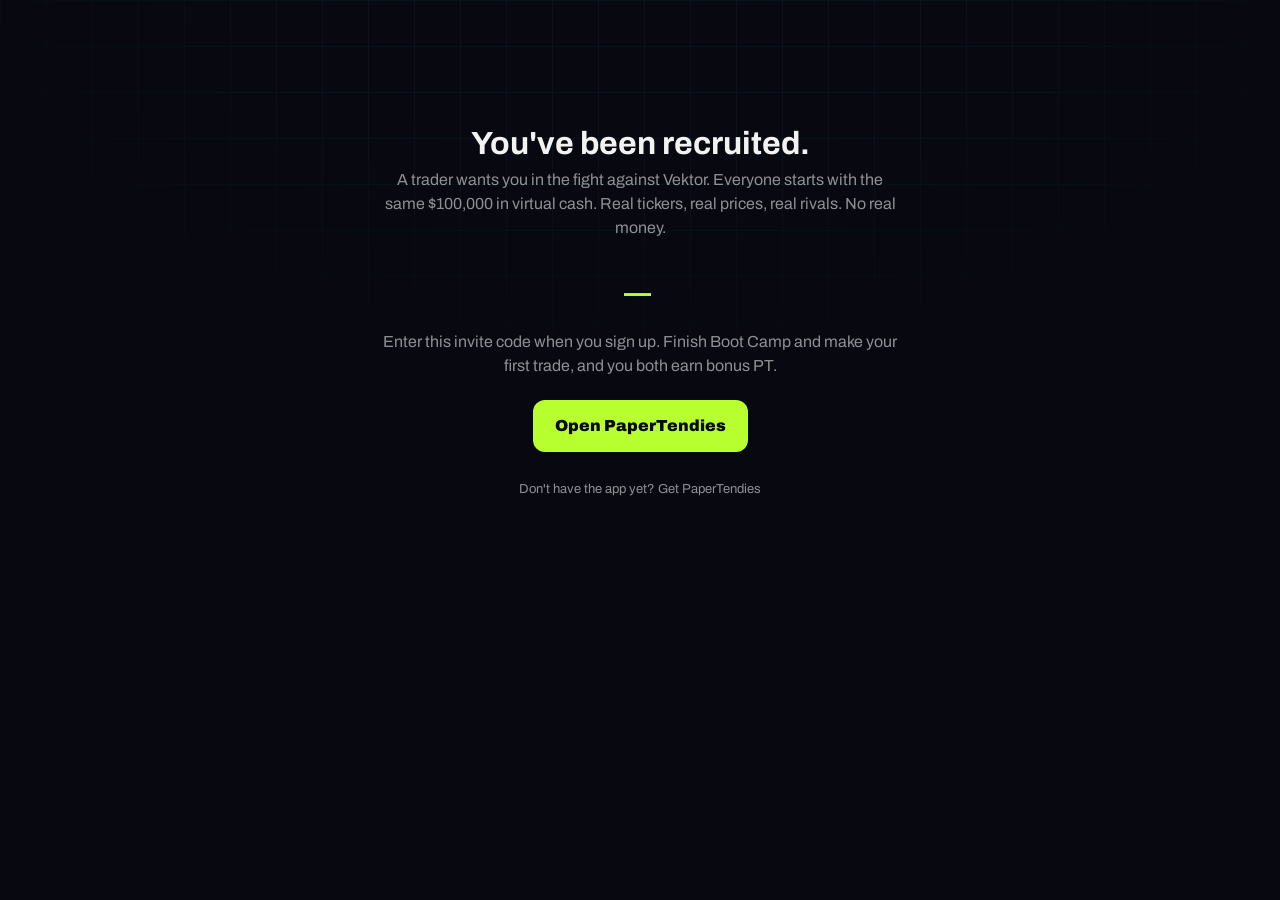
<file: invite.html>
<!doctype html>
<html lang="en">
  <head>
    <meta charset="utf-8" />
    <meta name="viewport" content="width=device-width, initial-scale=1" />
    <title>You're Invited — PaperTendies</title>
    <meta name="description" content="Fantasy trading with a villain. Same $100K, real market, real rivals." />
    <meta name="theme-color" content="#070810" />
    <link rel="icon" href="assets/app-icon.png" />
    <link rel="preconnect" href="https://fonts.googleapis.com" />
    <link href="https://fonts.googleapis.com/css2?family=Archivo:wght@400;500;700;900&family=Baloo+2:wght@600;700;800&family=Chakra+Petch:wght@500;600;700&display=swap" rel="stylesheet" />
    <link rel="stylesheet" href="styles.css" />
    <style>
      .invite { max-width: 560px; margin: 0 auto; padding: 120px 16px 80px; text-align: center; }
      .invite .code { font-family: var(--font-ui); font-size: clamp(30px, 9vw, 44px); letter-spacing: 6px; color: var(--lime); margin: 18px 0 6px; word-break: break-all; }
      .invite .btn { display: inline-block; margin-top: 22px; padding: 14px 22px; border-radius: 12px; background: var(--lime); color: #070810; font-weight: 900; text-decoration: none; }
      .invite p { color: var(--muted); }
    </style>
  </head>
  <body>
    <div class="grid-bg" aria-hidden="true"></div>
    <main class="invite">
      <h1>You've been recruited.</h1>
      <p>A trader wants you in the fight against Vektor. Everyone starts with the same $100,000 in virtual cash. Real tickers, real prices, real rivals. No real money.</p>
      <div class="code" id="code">—</div>
      <p>Enter this invite code when you sign up. Finish Boot Camp and make your first trade, and you both earn bonus PT.</p>
      <a class="btn" id="open" href="index.html">Open PaperTendies</a>
      <p style="margin-top:28px;font-size:13px">Don't have the app yet? <a href="index.html">Get PaperTendies</a></p>
    </main>
    <script>
      (function () {
        var raw = new URLSearchParams(location.search).get('code') || '';
        var code = raw.toUpperCase().replace(/[^A-Z0-9]/g, '').slice(0, 12);
        if (!code) return;
        document.getElementById('code').textContent = code;
        document.getElementById('open').href = 'papertendies://onboarding/auth?ref=' + encodeURIComponent(code);
      })();
    </script>
  </body>
</html>
</file>
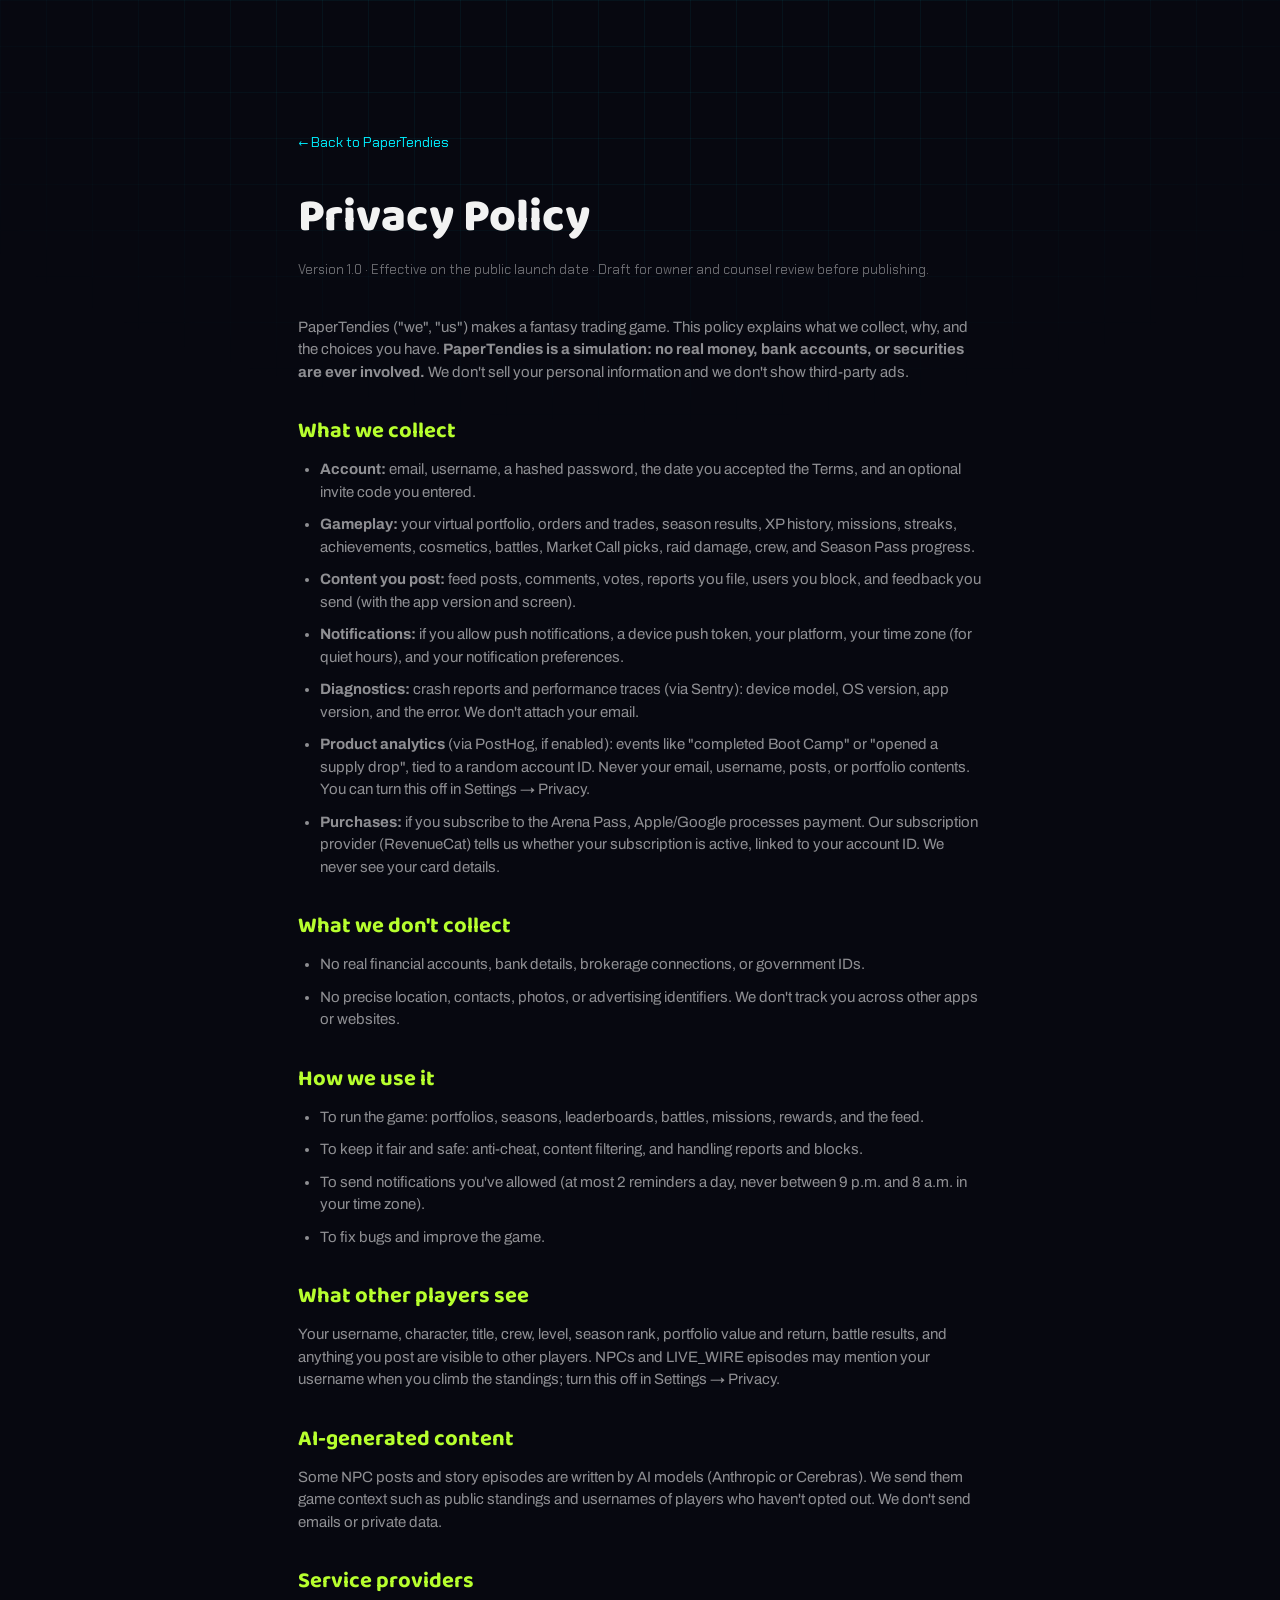
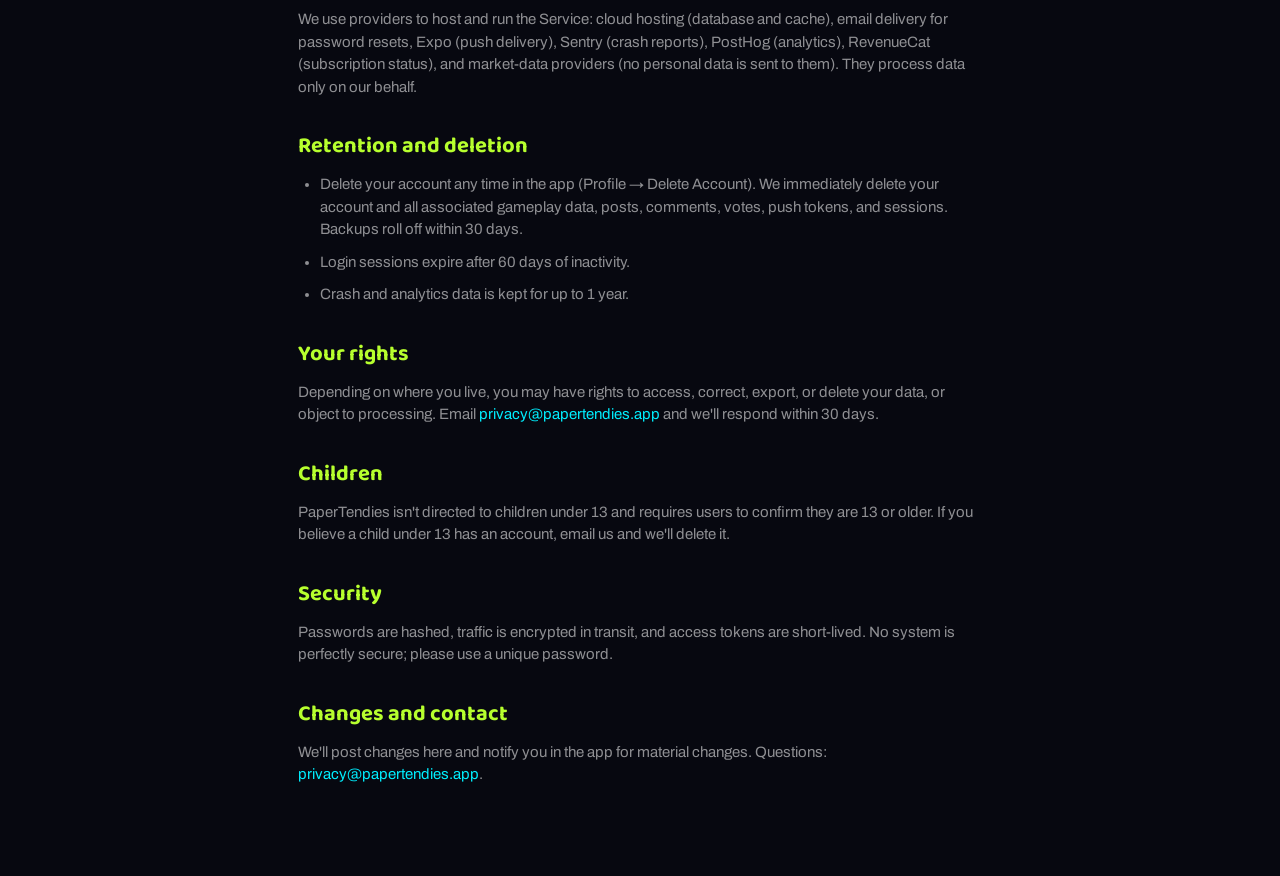
<file: privacy.html>
<!doctype html>
<html lang="en">
  <head>
    <meta charset="utf-8" />
    <meta name="viewport" content="width=device-width, initial-scale=1" />
    <title>Privacy Policy — PaperTendies</title>
    <meta name="theme-color" content="#070810" />
    <link rel="icon" href="assets/app-icon.png" />
    <link rel="preconnect" href="https://fonts.googleapis.com" />
    <link href="https://fonts.googleapis.com/css2?family=Archivo:wght@400;500;700;900&family=Baloo+2:wght@600;700;800&family=Chakra+Petch:wght@500;600;700&display=swap" rel="stylesheet" />
    <link rel="stylesheet" href="styles.css" />
  </head>
  <body>
    <div class="grid-bg" aria-hidden="true"></div>
    <main class="legal-page">
      <a class="back-home" href="index.html">← Back to PaperTendies</a>
      <h1>Privacy Policy</h1>
      <p class="updated">Version 1.0 · Effective on the public launch date · Draft for owner and counsel review before publishing.</p>

      <p>PaperTendies ("we", "us") makes a fantasy trading game. This policy explains what we collect, why, and the choices you have. <strong>PaperTendies is a simulation: no real money, bank accounts, or securities are ever involved.</strong> We don't sell your personal information and we don't show third-party ads.</p>

      <h2>What we collect</h2>
      <ul>
        <li><strong>Account:</strong> email, username, a hashed password, the date you accepted the Terms, and an optional invite code you entered.</li>
        <li><strong>Gameplay:</strong> your virtual portfolio, orders and trades, season results, XP history, missions, streaks, achievements, cosmetics, battles, Market Call picks, raid damage, crew, and Season Pass progress.</li>
        <li><strong>Content you post:</strong> feed posts, comments, votes, reports you file, users you block, and feedback you send (with the app version and screen).</li>
        <li><strong>Notifications:</strong> if you allow push notifications, a device push token, your platform, your time zone (for quiet hours), and your notification preferences.</li>
        <li><strong>Diagnostics:</strong> crash reports and performance traces (via Sentry): device model, OS version, app version, and the error. We don't attach your email.</li>
        <li><strong>Product analytics</strong> (via PostHog, if enabled): events like "completed Boot Camp" or "opened a supply drop", tied to a random account ID. Never your email, username, posts, or portfolio contents. You can turn this off in Settings → Privacy.</li>
        <li><strong>Purchases:</strong> if you subscribe to the Arena Pass, Apple/Google processes payment. Our subscription provider (RevenueCat) tells us whether your subscription is active, linked to your account ID. We never see your card details.</li>
      </ul>

      <h2>What we don't collect</h2>
      <ul>
        <li>No real financial accounts, bank details, brokerage connections, or government IDs.</li>
        <li>No precise location, contacts, photos, or advertising identifiers. We don't track you across other apps or websites.</li>
      </ul>

      <h2>How we use it</h2>
      <ul>
        <li>To run the game: portfolios, seasons, leaderboards, battles, missions, rewards, and the feed.</li>
        <li>To keep it fair and safe: anti-cheat, content filtering, and handling reports and blocks.</li>
        <li>To send notifications you've allowed (at most 2 reminders a day, never between 9 p.m. and 8 a.m. in your time zone).</li>
        <li>To fix bugs and improve the game.</li>
      </ul>

      <h2>What other players see</h2>
      <p>Your username, character, title, crew, level, season rank, portfolio value and return, battle results, and anything you post are visible to other players. NPCs and LIVE_WIRE episodes may mention your username when you climb the standings; turn this off in Settings → Privacy.</p>

      <h2>AI-generated content</h2>
      <p>Some NPC posts and story episodes are written by AI models (Anthropic or Cerebras). We send them game context such as public standings and usernames of players who haven't opted out. We don't send emails or private data.</p>

      <h2>Service providers</h2>
      <p>We use providers to host and run the Service: cloud hosting (database and cache), email delivery for password resets, Expo (push delivery), Sentry (crash reports), PostHog (analytics), RevenueCat (subscription status), and market-data providers (no personal data is sent to them). They process data only on our behalf.</p>

      <h2>Retention and deletion</h2>
      <ul>
        <li>Delete your account any time in the app (Profile → Delete Account). We immediately delete your account and all associated gameplay data, posts, comments, votes, push tokens, and sessions. Backups roll off within 30 days.</li>
        <li>Login sessions expire after 60 days of inactivity.</li>
        <li>Crash and analytics data is kept for up to 1 year.</li>
      </ul>

      <h2>Your rights</h2>
      <p>Depending on where you live, you may have rights to access, correct, export, or delete your data, or object to processing. Email <a href="mailto:privacy@papertendies.app">privacy@papertendies.app</a> and we'll respond within 30 days.</p>

      <h2>Children</h2>
      <p>PaperTendies isn't directed to children under 13 and requires users to confirm they are 13 or older. If you believe a child under 13 has an account, email us and we'll delete it.</p>

      <h2>Security</h2>
      <p>Passwords are hashed, traffic is encrypted in transit, and access tokens are short-lived. No system is perfectly secure; please use a unique password.</p>

      <h2>Changes and contact</h2>
      <p>We'll post changes here and notify you in the app for material changes. Questions: <a href="mailto:privacy@papertendies.app">privacy@papertendies.app</a>.</p>
    </main>
  </body>
</html>
</file>
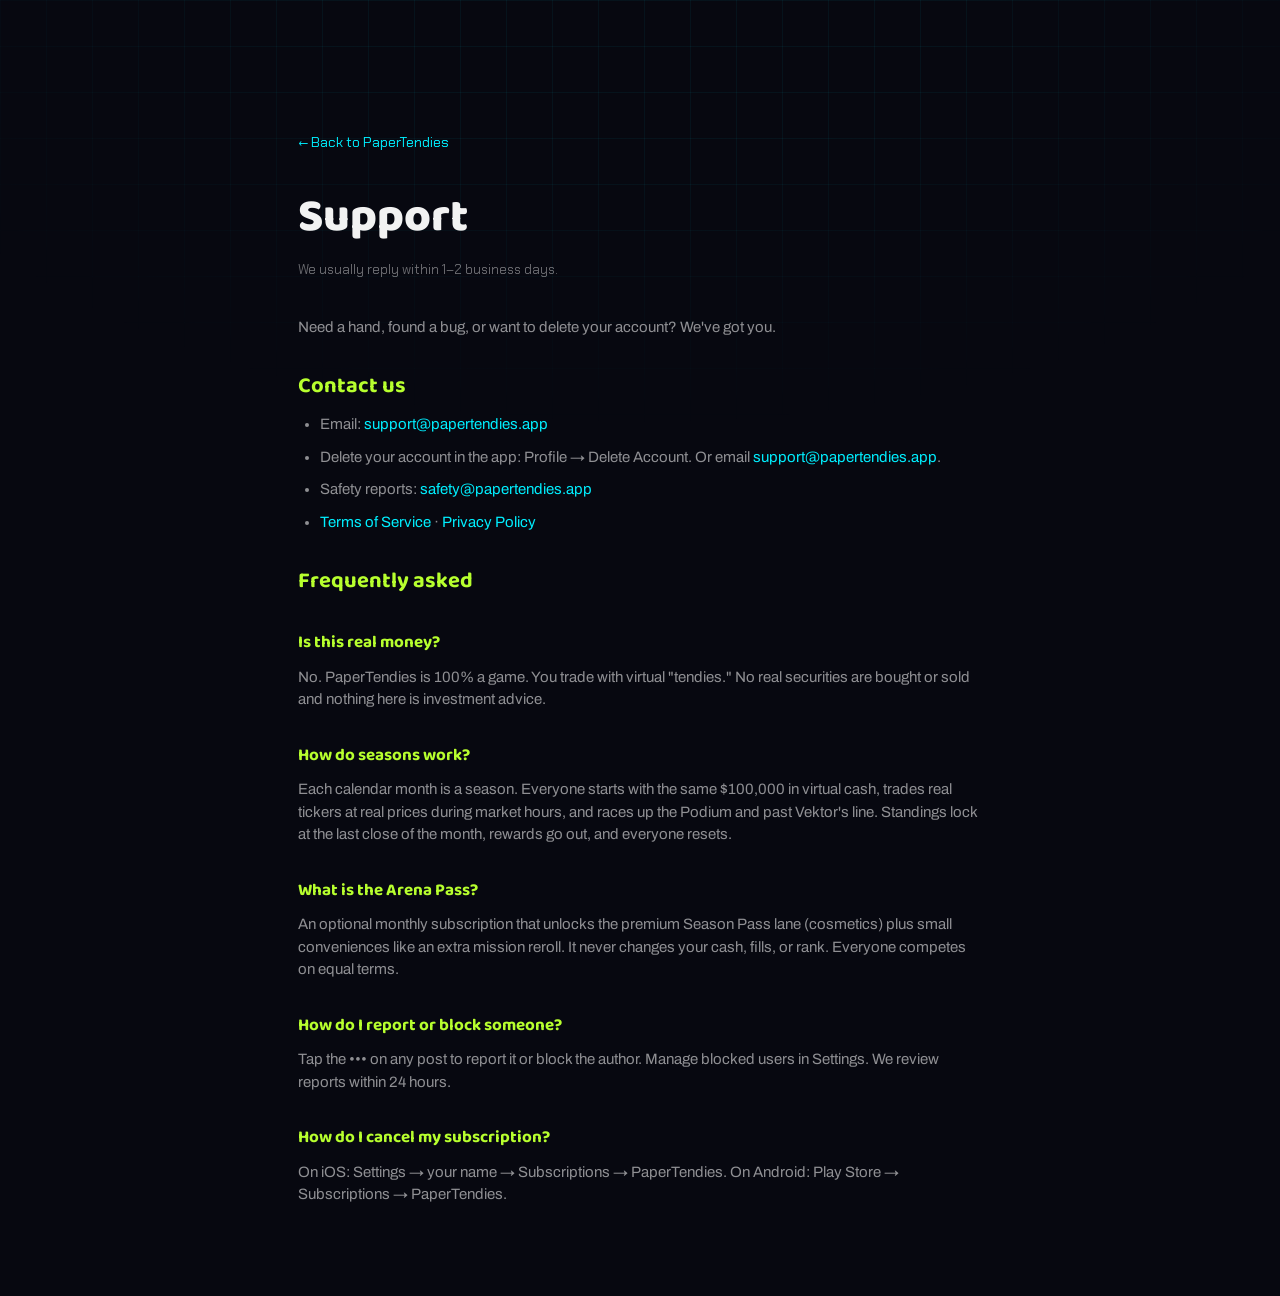
<file: support.html>
<!doctype html>
<html lang="en">
  <head>
    <meta charset="utf-8" />
    <meta name="viewport" content="width=device-width, initial-scale=1" />
    <title>Support — PaperTendies</title>
    <meta name="theme-color" content="#070810" />
    <link rel="icon" href="assets/app-icon.png" />
    <link rel="preconnect" href="https://fonts.googleapis.com" />
    <link href="https://fonts.googleapis.com/css2?family=Archivo:wght@400;500;700;900&family=Baloo+2:wght@600;700;800&family=Chakra+Petch:wght@500;600;700&display=swap" rel="stylesheet" />
    <link rel="stylesheet" href="styles.css" />
  </head>
  <body>
    <div class="grid-bg" aria-hidden="true"></div>
    <main class="legal-page">
      <a class="back-home" href="index.html">← Back to PaperTendies</a>
      <h1>Support</h1>
      <p class="updated">We usually reply within 1–2 business days.</p>

      <p>Need a hand, found a bug, or want to delete your account? We've got you.</p>

      <h2>Contact us</h2>
      <ul>
        <li>Email: <a href="mailto:support@papertendies.app">support@papertendies.app</a></li>
        <li>Delete your account in the app: Profile → Delete Account. Or email <a href="mailto:support@papertendies.app?subject=Delete%20my%20account">support@papertendies.app</a>.</li>
        <li>Safety reports: <a href="mailto:safety@papertendies.app">safety@papertendies.app</a></li>
        <li><a href="terms.html">Terms of Service</a> · <a href="privacy.html">Privacy Policy</a></li>
      </ul>

      <h2>Frequently asked</h2>
      <h2 style="font-size:17px">Is this real money?</h2>
      <p>No. PaperTendies is 100% a game. You trade with virtual "tendies." No real securities are bought or sold and nothing here is investment advice.</p>

      <h2 style="font-size:17px">How do seasons work?</h2>
      <p>Each calendar month is a season. Everyone starts with the same $100,000 in virtual cash, trades real tickers at real prices during market hours, and races up the Podium and past Vektor's line. Standings lock at the last close of the month, rewards go out, and everyone resets.</p>

      <h2 style="font-size:17px">What is the Arena Pass?</h2>
      <p>An optional monthly subscription that unlocks the premium Season Pass lane (cosmetics) plus small conveniences like an extra mission reroll. It never changes your cash, fills, or rank. Everyone competes on equal terms.</p>

      <h2 style="font-size:17px">How do I report or block someone?</h2>
      <p>Tap the ••• on any post to report it or block the author. Manage blocked users in Settings. We review reports within 24 hours.</p>

      <h2 style="font-size:17px">How do I cancel my subscription?</h2>
      <p>On iOS: Settings → your name → Subscriptions → PaperTendies. On Android: Play Store → Subscriptions → PaperTendies.</p>
    </main>
  </body>
</html>
</file>
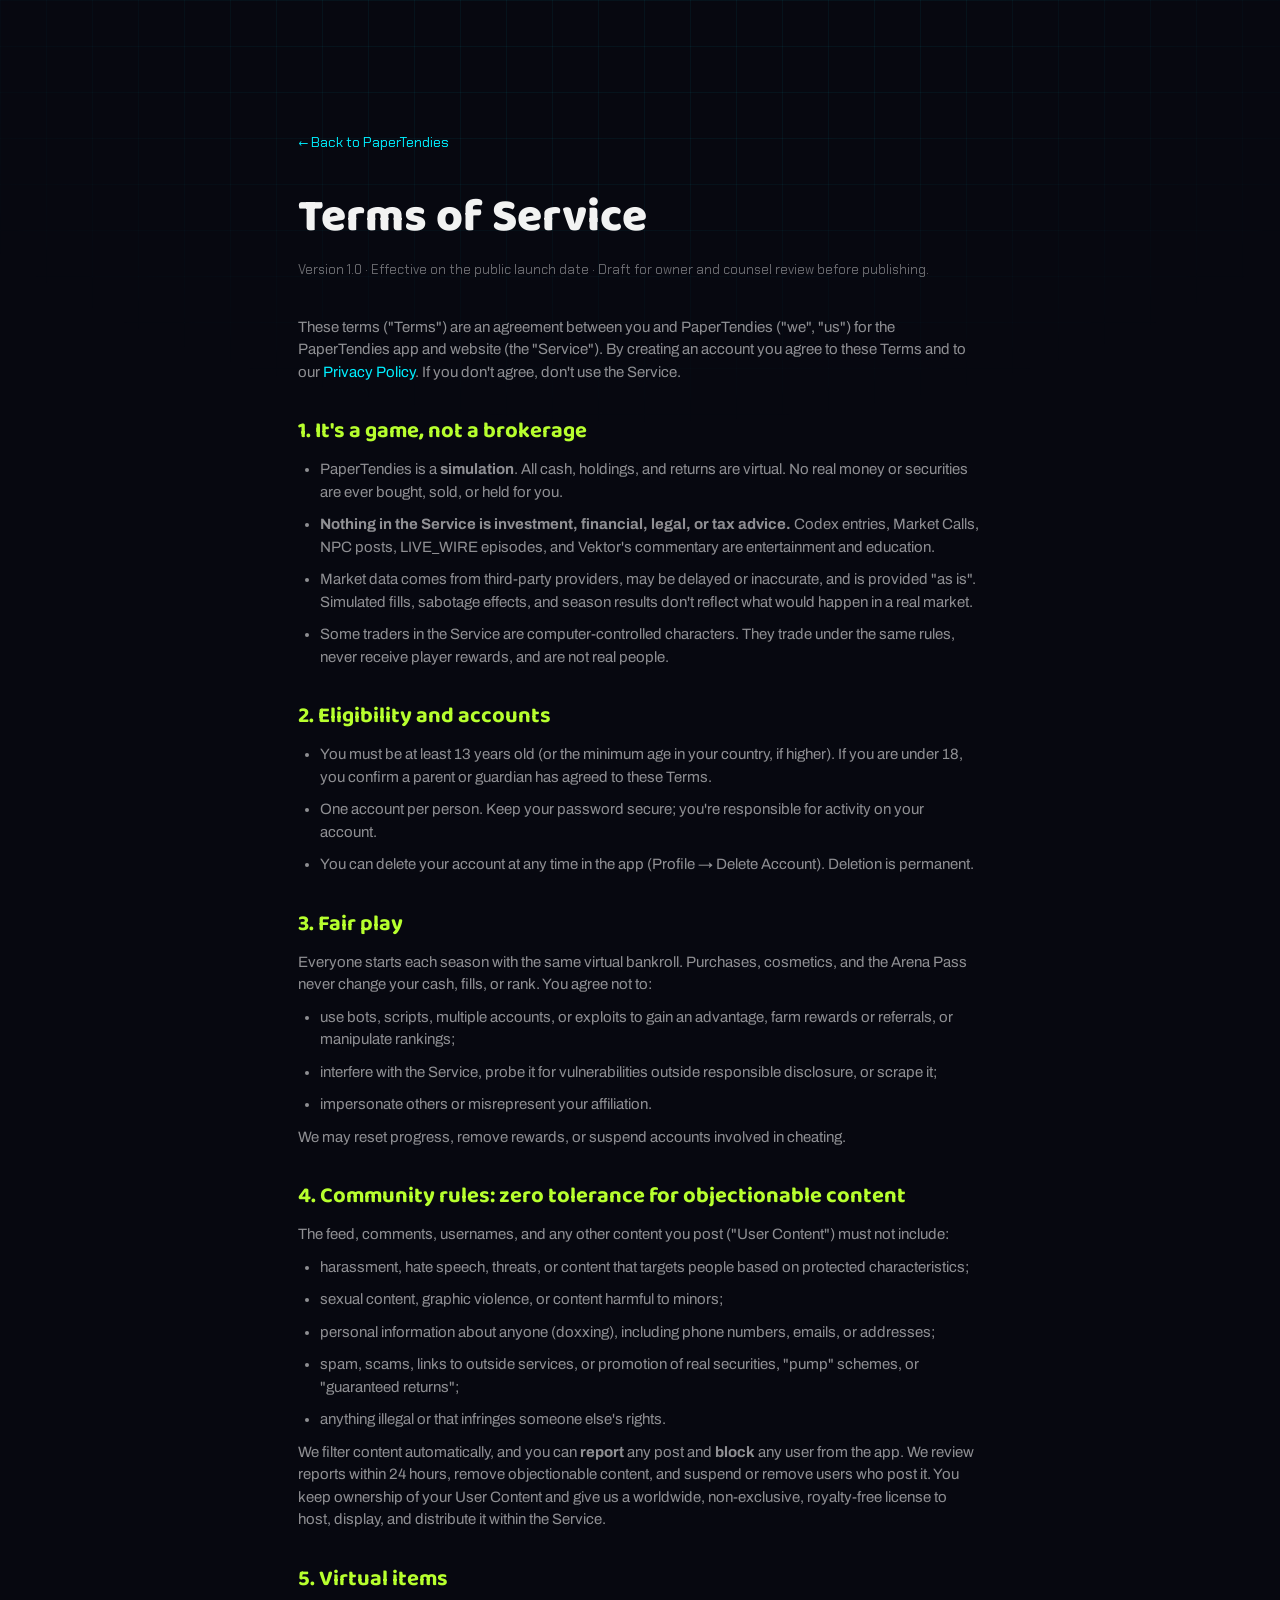
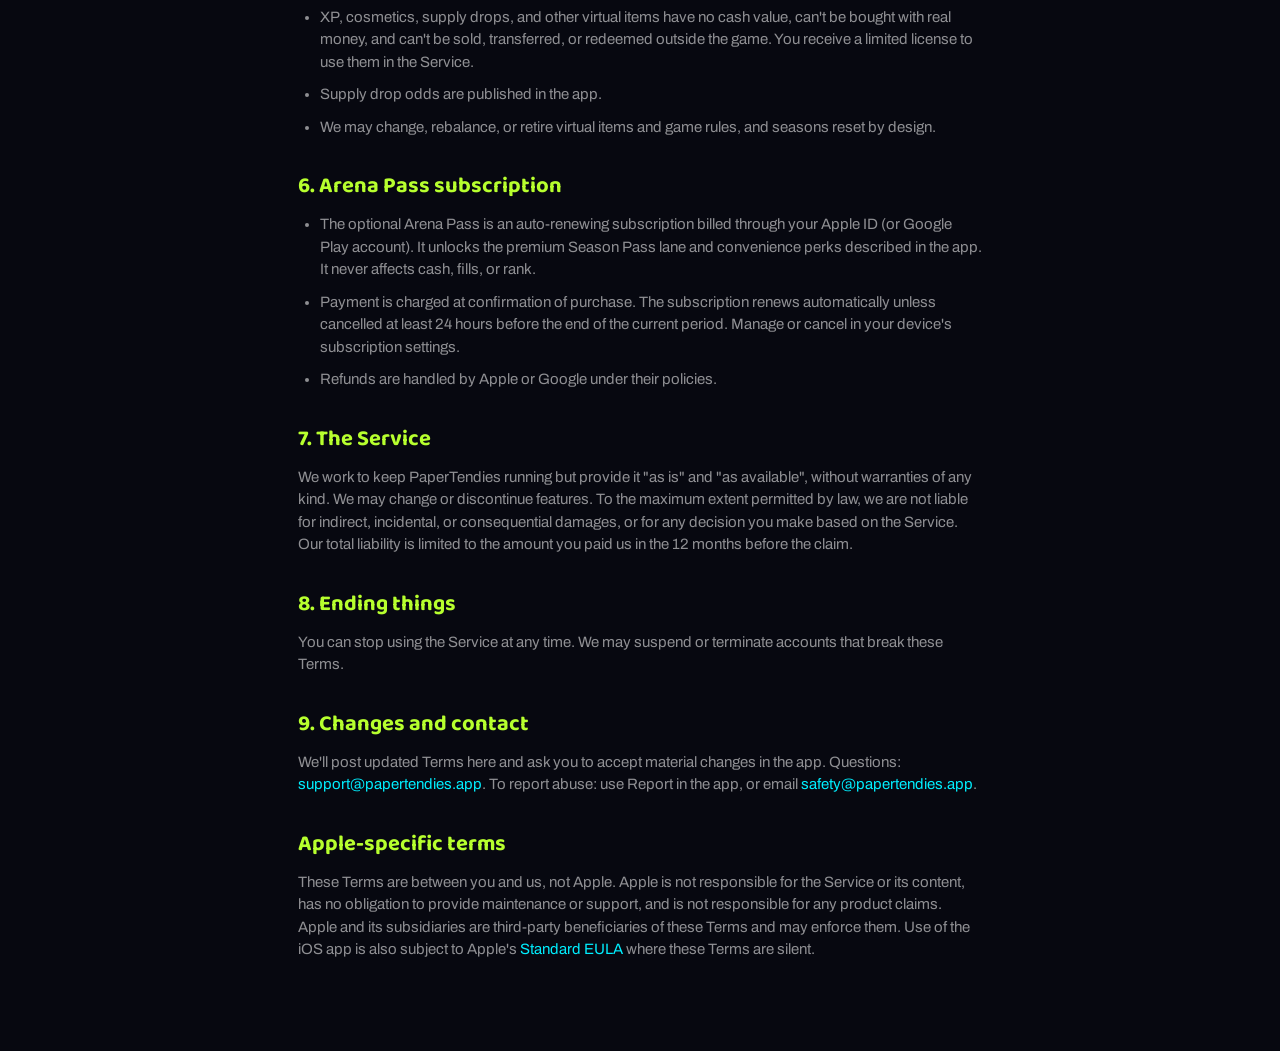
<file: terms.html>
<!doctype html>
<html lang="en">
  <head>
    <meta charset="utf-8" />
    <meta name="viewport" content="width=device-width, initial-scale=1" />
    <title>Terms of Service — PaperTendies</title>
    <meta name="theme-color" content="#070810" />
    <link rel="icon" href="assets/app-icon.png" />
    <link rel="preconnect" href="https://fonts.googleapis.com" />
    <link href="https://fonts.googleapis.com/css2?family=Archivo:wght@400;500;700;900&family=Baloo+2:wght@600;700;800&family=Chakra+Petch:wght@500;600;700&display=swap" rel="stylesheet" />
    <link rel="stylesheet" href="styles.css" />
  </head>
  <body>
    <div class="grid-bg" aria-hidden="true"></div>
    <main class="legal-page">
      <a class="back-home" href="index.html">← Back to PaperTendies</a>
      <h1>Terms of Service</h1>
      <p class="updated">Version 1.0 · Effective on the public launch date · Draft for owner and counsel review before publishing.</p>

      <p>These terms ("Terms") are an agreement between you and PaperTendies ("we", "us") for the PaperTendies app and website (the "Service"). By creating an account you agree to these Terms and to our <a href="privacy.html">Privacy Policy</a>. If you don't agree, don't use the Service.</p>

      <h2>1. It's a game, not a brokerage</h2>
      <ul>
        <li>PaperTendies is a <strong>simulation</strong>. All cash, holdings, and returns are virtual. No real money or securities are ever bought, sold, or held for you.</li>
        <li><strong>Nothing in the Service is investment, financial, legal, or tax advice.</strong> Codex entries, Market Calls, NPC posts, LIVE_WIRE episodes, and Vektor's commentary are entertainment and education.</li>
        <li>Market data comes from third-party providers, may be delayed or inaccurate, and is provided "as is". Simulated fills, sabotage effects, and season results don't reflect what would happen in a real market.</li>
        <li>Some traders in the Service are computer-controlled characters. They trade under the same rules, never receive player rewards, and are not real people.</li>
      </ul>

      <h2>2. Eligibility and accounts</h2>
      <ul>
        <li>You must be at least 13 years old (or the minimum age in your country, if higher). If you are under 18, you confirm a parent or guardian has agreed to these Terms.</li>
        <li>One account per person. Keep your password secure; you're responsible for activity on your account.</li>
        <li>You can delete your account at any time in the app (Profile → Delete Account). Deletion is permanent.</li>
      </ul>

      <h2>3. Fair play</h2>
      <p>Everyone starts each season with the same virtual bankroll. Purchases, cosmetics, and the Arena Pass never change your cash, fills, or rank. You agree not to:</p>
      <ul>
        <li>use bots, scripts, multiple accounts, or exploits to gain an advantage, farm rewards or referrals, or manipulate rankings;</li>
        <li>interfere with the Service, probe it for vulnerabilities outside responsible disclosure, or scrape it;</li>
        <li>impersonate others or misrepresent your affiliation.</li>
      </ul>
      <p>We may reset progress, remove rewards, or suspend accounts involved in cheating.</p>

      <h2>4. Community rules: zero tolerance for objectionable content</h2>
      <p>The feed, comments, usernames, and any other content you post ("User Content") must not include:</p>
      <ul>
        <li>harassment, hate speech, threats, or content that targets people based on protected characteristics;</li>
        <li>sexual content, graphic violence, or content harmful to minors;</li>
        <li>personal information about anyone (doxxing), including phone numbers, emails, or addresses;</li>
        <li>spam, scams, links to outside services, or promotion of real securities, "pump" schemes, or "guaranteed returns";</li>
        <li>anything illegal or that infringes someone else's rights.</li>
      </ul>
      <p>We filter content automatically, and you can <strong>report</strong> any post and <strong>block</strong> any user from the app. We review reports within 24 hours, remove objectionable content, and suspend or remove users who post it. You keep ownership of your User Content and give us a worldwide, non-exclusive, royalty-free license to host, display, and distribute it within the Service.</p>

      <h2>5. Virtual items</h2>
      <ul>
        <li>XP, cosmetics, supply drops, and other virtual items have no cash value, can't be bought with real money, and can't be sold, transferred, or redeemed outside the game. You receive a limited license to use them in the Service.</li>
        <li>Supply drop odds are published in the app.</li>
        <li>We may change, rebalance, or retire virtual items and game rules, and seasons reset by design.</li>
      </ul>

      <h2>6. Arena Pass subscription</h2>
      <ul>
        <li>The optional Arena Pass is an auto-renewing subscription billed through your Apple ID (or Google Play account). It unlocks the premium Season Pass lane and convenience perks described in the app. It never affects cash, fills, or rank.</li>
        <li>Payment is charged at confirmation of purchase. The subscription renews automatically unless cancelled at least 24 hours before the end of the current period. Manage or cancel in your device's subscription settings.</li>
        <li>Refunds are handled by Apple or Google under their policies.</li>
      </ul>

      <h2>7. The Service</h2>
      <p>We work to keep PaperTendies running but provide it "as is" and "as available", without warranties of any kind. We may change or discontinue features. To the maximum extent permitted by law, we are not liable for indirect, incidental, or consequential damages, or for any decision you make based on the Service. Our total liability is limited to the amount you paid us in the 12 months before the claim.</p>

      <h2>8. Ending things</h2>
      <p>You can stop using the Service at any time. We may suspend or terminate accounts that break these Terms.</p>

      <h2>9. Changes and contact</h2>
      <p>We'll post updated Terms here and ask you to accept material changes in the app. Questions: <a href="mailto:support@papertendies.app">support@papertendies.app</a>. To report abuse: use Report in the app, or email <a href="mailto:safety@papertendies.app">safety@papertendies.app</a>.</p>

      <h2>Apple-specific terms</h2>
      <p>These Terms are between you and us, not Apple. Apple is not responsible for the Service or its content, has no obligation to provide maintenance or support, and is not responsible for any product claims. Apple and its subsidiaries are third-party beneficiaries of these Terms and may enforce them. Use of the iOS app is also subject to Apple's <a href="https://www.apple.com/legal/internet-services/itunes/dev/stdeula/">Standard EULA</a> where these Terms are silent.</p>
    </main>
  </body>
</html>
</file>
<file: styles.css>
:root {
  --abyss: #070810;
  --screen: #080a12;
  --lime: #b7ff2e;
  --cyan: #00efff;
  --gold: #ffc83d;
  --coral: #ff4d4d;
  --violet: #b255ff;
  --text: #f2f2f2;
  --muted: rgba(255, 255, 255, 0.55);
  --faint: rgba(255, 255, 255, 0.4);
  --hair: rgba(255, 255, 255, 0.09);
  --hair2: rgba(255, 255, 255, 0.14);
  --max: 1180px;
  --font-num: 'Archivo', system-ui, sans-serif;
  --font-disp: 'Baloo 2', system-ui, sans-serif;
  --font-ui: 'Chakra Petch', system-ui, sans-serif;
}

* { margin: 0; padding: 0; box-sizing: border-box; }
html { scroll-behavior: smooth; }
body {
  font-family: var(--font-num);
  background: var(--abyss);
  color: var(--text);
  overflow-x: hidden;
  -webkit-font-smoothing: antialiased;
  line-height: 1.5;
}
a { color: inherit; text-decoration: none; }
img { max-width: 100%; display: block; }

.grad-lime { color: var(--lime); }
.grad-gold {
  background: linear-gradient(180deg, #ffe08a, #ffc83d 45%, #ff8a1e);
  -webkit-background-clip: text;
  background-clip: text;
  color: transparent;
}

/* Backgrounds */
.grid-bg {
  position: fixed;
  inset: 0;
  z-index: -2;
  background-image:
    linear-gradient(rgba(0, 239, 255, 0.05) 1px, transparent 1px),
    linear-gradient(90deg, rgba(0, 239, 255, 0.05) 1px, transparent 1px);
  background-size: 46px 46px;
  -webkit-mask-image: radial-gradient(ellipse 80% 60% at 50% 0%, #000 30%, transparent 80%);
  mask-image: radial-gradient(ellipse 80% 60% at 50% 0%, #000 30%, transparent 80%);
  animation: gridpan 30s linear infinite;
}
@keyframes gridpan { to { background-position: 46px 46px; } }
.noise {
  position: fixed;
  inset: 0;
  z-index: -1;
  pointer-events: none;
  opacity: 0.035;
  background-image: url("data:image/svg+xml,%3Csvg xmlns='http://www.w3.org/2000/svg' width='120' height='120'%3E%3Cfilter id='n'%3E%3CfeTurbulence type='fractalNoise' baseFrequency='0.8' numOctaves='3'/%3E%3C/filter%3E%3Crect width='100%25' height='100%25' filter='url(%23n)'/%3E%3C/svg%3E");
}

.kicker {
  font-family: var(--font-ui);
  font-size: 12px;
  letter-spacing: 0.18em;
  text-transform: uppercase;
  color: var(--faint);
}
.kicker.pulse {
  display: inline-flex;
  align-items: center;
  gap: 9px;
  color: var(--text);
  padding: 7px 14px;
  border: 1px solid var(--hair2);
  border-radius: 999px;
  background: rgba(8, 10, 18, 0.5);
}
.kicker.pulse i {
  width: 8px; height: 8px; border-radius: 50%;
  background: var(--coral);
  box-shadow: 0 0 10px var(--coral);
  animation: blink 1.5s ease-in-out infinite;
}
@keyframes blink { 50% { opacity: 0.25; } }

.section-kicker {
  font-family: var(--font-ui);
  font-size: 12px;
  letter-spacing: 0.22em;
  text-transform: uppercase;
  color: var(--cyan);
  text-align: center;
}
.section-title {
  font-family: var(--font-disp);
  font-weight: 800;
  font-size: clamp(28px, 5vw, 52px);
  line-height: 1.05;
  text-align: center;
  margin: 10px 0 48px;
}

/* NAV */
.nav {
  position: fixed;
  top: 0; left: 0; right: 0;
  z-index: 50;
  display: flex;
  align-items: center;
  justify-content: space-between;
  padding: 16px clamp(18px, 5vw, 48px);
  transition: background 0.3s, border-color 0.3s, padding 0.3s;
  border-bottom: 1px solid transparent;
}
.nav.scrolled {
  background: rgba(8, 10, 18, 0.8);
  backdrop-filter: blur(14px);
  border-bottom-color: var(--hair);
  padding-top: 12px; padding-bottom: 12px;
}
.brand { display: flex; align-items: center; gap: 10px; }
.brand-mark { width: 34px; height: 34px; border-radius: 9px; }
.brand-text { font-family: var(--font-disp); font-weight: 800; font-size: 20px; }
.nav-links { display: flex; align-items: center; gap: 28px; }
.nav-links a { font-family: var(--font-ui); font-size: 14px; color: var(--muted); transition: color 0.2s; }
.nav-links a:hover { color: var(--text); }
.nav-cta {
  padding: 9px 18px;
  background: var(--lime);
  color: #06210a !important;
  border-radius: 10px;
  font-weight: 700;
  text-transform: uppercase;
  letter-spacing: 0.04em;
  box-shadow: 0 0 22px rgba(183, 255, 46, 0.35);
}

/* HERO */
.hero { position: relative; padding: 140px clamp(18px, 5vw, 48px) 0; min-height: 100svh; }
.hero-inner {
  max-width: var(--max);
  margin: 0 auto;
  display: grid;
  grid-template-columns: 1.05fr 0.95fr;
  gap: 40px;
  align-items: center;
}
.hero-copy { max-width: 560px; }
.hero-title {
  font-family: var(--font-disp);
  font-weight: 800;
  font-size: clamp(40px, 7vw, 76px);
  line-height: 0.98;
  margin: 22px 0 20px;
  letter-spacing: -0.01em;
}
.hero-sub { font-size: clamp(15px, 2vw, 18px); color: var(--muted); max-width: 500px; }
.hero-sub strong { color: var(--lime); }
.store-buttons { display: flex; gap: 14px; margin-top: 30px; flex-wrap: wrap; }
.store-buttons.center { justify-content: center; }
.store-btn {
  display: inline-flex;
  align-items: center;
  gap: 12px;
  padding: 12px 22px;
  border-radius: 14px;
  background: #fff;
  color: #06210a;
  border: 1px solid transparent;
  transition: transform 0.2s, box-shadow 0.2s;
}
.store-btn span { display: flex; flex-direction: column; font-family: var(--font-disp); font-weight: 700; font-size: 19px; line-height: 1; }
.store-btn small { font-family: var(--font-ui); font-weight: 500; font-size: 10px; text-transform: uppercase; letter-spacing: 0.08em; opacity: 0.7; margin-bottom: 2px; }
.store-btn:hover { transform: translateY(-3px); box-shadow: 0 12px 30px rgba(0, 0, 0, 0.5); }
.store-btn.ghost { background: transparent; color: var(--text); border-color: var(--hair2); }
.hero-fine { margin-top: 22px; font-size: 12px; color: var(--faint); }

.hero-art { position: relative; display: flex; justify-content: center; }
.hero-glow {
  position: absolute;
  inset: -10%;
  background: radial-gradient(circle at 50% 40%, rgba(183, 255, 46, 0.18), transparent 60%),
    radial-gradient(circle at 70% 60%, rgba(178, 85, 255, 0.16), transparent 55%);
  filter: blur(20px);
}
.phone {
  position: relative;
  width: min(330px, 78vw);
  border-radius: 38px;
  padding: 8px;
  background: linear-gradient(160deg, rgba(255, 255, 255, 0.12), rgba(255, 255, 255, 0.02));
  border: 1px solid var(--hair2);
  box-shadow: 0 40px 90px rgba(0, 0, 0, 0.6), 0 0 60px rgba(0, 239, 255, 0.1);
  overflow: hidden;
  will-change: transform;
}
.phone img { border-radius: 30px; }

.hero-coins { position: absolute; inset: 0; pointer-events: none; overflow: hidden; }
.hero-coins .coin {
  position: absolute;
  width: 28px; height: 28px;
  background: url('assets/pt-token.png') center/contain no-repeat;
  opacity: 0;
  animation: coinfloat linear infinite;
}
@keyframes coinfloat {
  0% { transform: translateY(110vh) rotate(0); opacity: 0; }
  15% { opacity: 0.6; }
  100% { transform: translateY(-15vh) rotate(40deg); opacity: 0; }
}

/* Ticker tape */
.ticker {
  margin-top: 64px;
  border-top: 1px solid var(--hair);
  border-bottom: 1px solid var(--hair);
  overflow: hidden;
  -webkit-mask-image: linear-gradient(90deg, transparent, #000 8%, #000 92%, transparent);
  mask-image: linear-gradient(90deg, transparent, #000 8%, #000 92%, transparent);
  background: rgba(255, 255, 255, 0.02);
}
.ticker-track { display: flex; gap: 0; white-space: nowrap; padding: 14px 0; width: max-content; animation: tickerscroll 28s linear infinite; }
.ticker-item { display: inline-flex; align-items: center; gap: 8px; padding: 0 22px; font-family: var(--font-ui); }
.ticker-item .t-sym { font-weight: 700; }
.ticker-item .t-price { color: var(--muted); font-family: var(--font-num); }
.ticker-item .up { color: var(--lime); }
.ticker-item .down { color: var(--coral); }
@keyframes tickerscroll { to { transform: translateX(-50%); } }

/* STATS */
.stats {
  max-width: var(--max);
  margin: 90px auto;
  padding: 0 clamp(18px, 5vw, 48px);
  display: grid;
  grid-template-columns: repeat(4, 1fr);
  gap: 18px;
}
.stat {
  text-align: center;
  padding: 28px 14px;
  border: 1px solid var(--hair);
  border-radius: 18px;
  background: linear-gradient(160deg, rgba(255, 255, 255, 0.05), rgba(255, 255, 255, 0.015));
}
.stat-num {
  display: block;
  font-family: var(--font-num);
  font-weight: 900;
  font-size: clamp(28px, 4vw, 44px);
  letter-spacing: -0.03em;
  color: var(--lime);
}
.stat-num.infinity { color: var(--gold); }
.stat-label { font-family: var(--font-ui); font-size: 12px; text-transform: uppercase; letter-spacing: 0.08em; color: var(--muted); margin-top: 8px; display: block; }

/* HOW */
.how, .features, .personas { max-width: var(--max); margin: 0 auto; padding: 90px clamp(18px, 5vw, 48px); }
.steps { display: grid; grid-template-columns: repeat(3, 1fr); gap: 20px; }
.step {
  padding: 30px 26px;
  border: 1px solid var(--hair);
  border-radius: 20px;
  background: linear-gradient(160deg, rgba(255, 255, 255, 0.05), rgba(255, 255, 255, 0.015));
  position: relative;
  overflow: hidden;
}
.step::before {
  content: '';
  position: absolute; inset: 0;
  background: radial-gradient(circle at 20% 0%, rgba(0, 239, 255, 0.12), transparent 60%);
}
.step-no { font-family: var(--font-num); font-weight: 900; font-size: 40px; color: var(--cyan); opacity: 0.5; }
.step h3 { font-family: var(--font-disp); font-weight: 700; font-size: 22px; margin: 8px 0 10px; }
.step p { color: var(--muted); font-size: 15px; }

/* FEATURES */
.feature-grid { display: grid; grid-template-columns: repeat(3, 1fr); gap: 18px; }
.feature {
  padding: 28px 24px;
  border: 1px solid var(--hair);
  border-radius: 20px;
  background: linear-gradient(160deg, rgba(255, 255, 255, 0.05), rgba(255, 255, 255, 0.015));
  transition: transform 0.3s, border-color 0.3s;
}
.feature:hover { transform: translateY(-5px); border-color: var(--hair2); }
.feature.big { grid-row: span 2; display: flex; flex-direction: column; justify-content: center; background: linear-gradient(160deg, rgba(255, 200, 61, 0.1), rgba(255, 255, 255, 0.015)); border-color: rgba(255, 200, 61, 0.25); }
.feature-icon { width: 56px; height: 56px; object-fit: contain; margin-bottom: 14px; }
.feature-emoji { font-size: 34px; display: block; margin-bottom: 14px; }
.feature h3 { font-family: var(--font-disp); font-weight: 700; font-size: 20px; margin-bottom: 8px; }
.feature p { color: var(--muted); font-size: 14px; }

/* PERSONAS */
.persona-rail { display: flex; gap: 18px; overflow-x: auto; padding: 10px 4px 24px; scroll-snap-type: x mandatory; }
.persona-rail::-webkit-scrollbar { height: 6px; }
.persona-rail::-webkit-scrollbar-thumb { background: var(--hair2); border-radius: 3px; }
.persona-card {
  flex: 0 0 220px;
  scroll-snap-align: center;
  border: 1px solid var(--c);
  border-radius: 20px;
  overflow: hidden;
  background: var(--screen);
  position: relative;
  transition: transform 0.3s;
}
.persona-card:hover { transform: translateY(-6px); box-shadow: 0 18px 40px rgba(0, 0, 0, 0.5); }
.persona-card .pc-art { aspect-ratio: 103 / 150; overflow: hidden; }
.persona-card .pc-art img { width: 100%; height: 100%; object-fit: cover; object-position: 50% 10%; }
.persona-card .pc-name { font-family: var(--font-ui); font-weight: 700; text-transform: uppercase; letter-spacing: 0.1em; font-size: 13px; padding: 14px; text-align: center; color: var(--c); }
.persona-card::after { content: ''; position: absolute; inset: 0; background: radial-gradient(circle at 50% 100%, var(--c), transparent 70%); opacity: 0.12; pointer-events: none; }

/* DOWNLOAD */
.download { position: relative; text-align: center; padding: 110px clamp(18px, 5vw, 48px); overflow: hidden; }
.download-glow { position: absolute; inset: 0; background: radial-gradient(circle at 50% 50%, rgba(183, 255, 46, 0.14), transparent 60%); }
.download-coin { width: 70px; margin: 0 auto 22px; animation: bob 4s ease-in-out infinite; }
@keyframes bob { 50% { transform: translateY(-12px); } }
.download h2 { font-family: var(--font-disp); font-weight: 800; font-size: clamp(30px, 5vw, 56px); position: relative; }
.download p { color: var(--muted); font-size: 17px; margin: 14px auto 30px; max-width: 480px; position: relative; }

/* FOOTER */
.footer { border-top: 1px solid var(--hair); padding: 50px clamp(18px, 5vw, 48px) 40px; max-width: var(--max); margin: 0 auto; }
.footer-top { display: flex; align-items: center; justify-content: space-between; flex-wrap: wrap; gap: 20px; }
.footer-links { display: flex; gap: 24px; flex-wrap: wrap; }
.footer-links a { font-family: var(--font-ui); font-size: 14px; color: var(--muted); transition: color 0.2s; }
.footer-links a:hover { color: var(--lime); }
.disclaimer { margin-top: 30px; font-size: 12px; color: var(--faint); line-height: 1.7; max-width: 760px; }

/* Reveal animation base */
.reveal { opacity: 0; transform: translateY(30px); }

/* Responsive */
@media (max-width: 880px) {
  .hero-inner { grid-template-columns: 1fr; text-align: center; }
  .hero-copy { margin: 0 auto; }
  .store-buttons { justify-content: center; }
  .hero-art { order: -1; }
  .stats { grid-template-columns: repeat(2, 1fr); }
  .steps, .feature-grid { grid-template-columns: 1fr; }
  .feature.big { grid-row: auto; }
  .nav-links a:not(.nav-cta) { display: none; }
}
@media (prefers-reduced-motion: reduce) {
  *, *::before, *::after { animation: none !important; transition: none !important; }
  .reveal { opacity: 1; transform: none; }
}

/* Legal pages */
.legal-page { max-width: 780px; margin: 0 auto; padding: 130px clamp(18px, 5vw, 48px) 80px; }
.legal-page h1 { font-family: var(--font-disp); font-weight: 800; font-size: clamp(30px, 5vw, 46px); margin-bottom: 8px; }
.legal-page .updated { color: var(--faint); font-family: var(--font-ui); font-size: 13px; margin-bottom: 36px; }
.legal-page h2 { font-family: var(--font-disp); font-weight: 700; font-size: 22px; margin: 32px 0 10px; color: var(--lime); }
.legal-page p, .legal-page li { color: var(--muted); font-size: 15px; margin-bottom: 10px; }
.legal-page ul { padding-left: 22px; }
.legal-page a { color: var(--cyan); }
.back-home { display: inline-flex; align-items: center; gap: 6px; font-family: var(--font-ui); font-size: 14px; color: var(--cyan); margin-bottom: 30px; }
</file>
